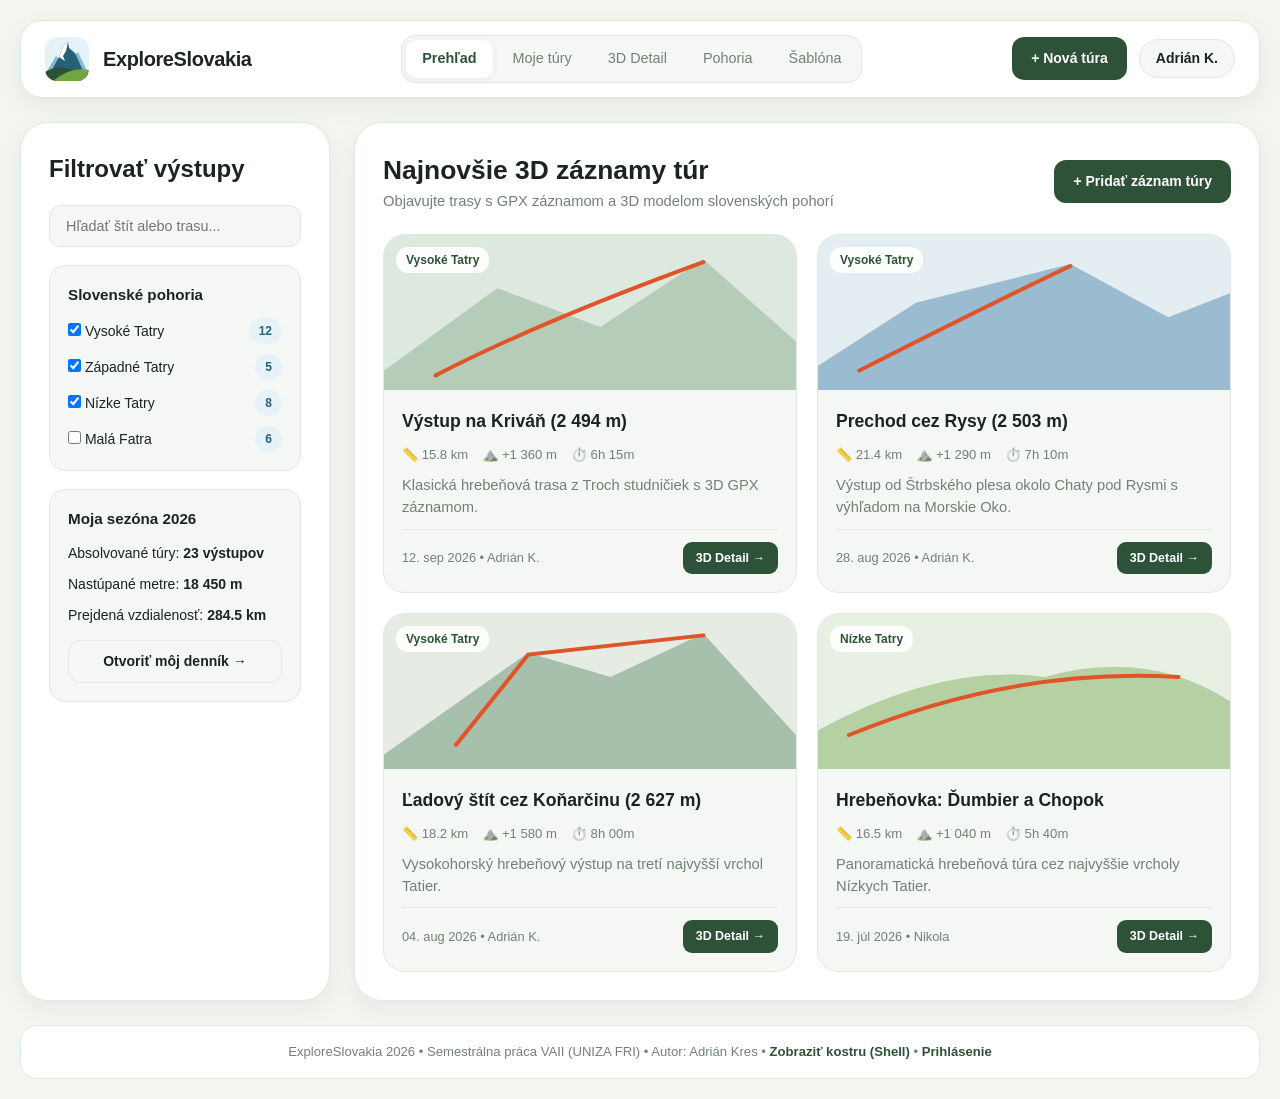
<file: html/index.html>
<!DOCTYPE html>
<html lang="sk">
<head>
    <meta charset="UTF-8">
    <meta name="viewport" content="width=device-width, initial-scale=1.0">
    <title>ExploreSlovakia – Prehľad túr a 3D denník</title>
    <link rel="stylesheet" href="style.css">
</head>
<body>
<div class="app-container">
    <header class="app-header">
        <a href="index.html" class="brand">
            <svg class="brand-logo" viewBox="0 0 44 44" xmlns="http://www.w3.org/2000/svg">
                <rect width="44" height="44" rx="12" fill="#E6F2F7"/>
                <path d="M 2 34 L 11 19 L 19 27 L 33 15 L 42 34 Z" fill="#87BAD1"/>
                <path d="M 5 36 L 14 20 L 19 8 L 23 5 L 24 11 L 30 16 L 39 36 Z" fill="#266178"/>
                <path d="M 14 20 L 19 8 L 23 5 L 21 14 L 18 19 L 20 24 L 14 20 Z" fill="#FFFFFF"/>
                <path d="M 0 35 Q 15 26 30 34 L 44 37 L 44 44 L 0 44 Z" fill="#2E5238"/>
                <path d="M 8 44 Q 26 29 44 33 L 44 44 Z" fill="#70A642"/>
            </svg>
            <span class="brand-title">ExploreSlovakia</span>
        </a>

        <nav class="main-nav" aria-label="Hlavná navigácia">
            <a href="index.html" class="nav-link active">Prehľad</a>
            <a href="my-hikes.html" class="nav-link">Moje túry</a>
            <a href="hike-detail.html" class="nav-link">3D Detail</a>
            <a href="mountains.html" class="nav-link">Pohoria</a>
            <a href="layout.html" class="nav-link">Šablóna</a>
        </nav>

        <div class="header-actions">
            <a href="hike-form.html" class="btn btn-primary">+ Nová túra</a>
            <a href="login.html" class="user-pill" title="Prejsť na prihlásenie / profil">Adrián K.</a>
        </div>
    </header>

    <div class="shell-grid">
        <!-- Bočný panel s AJAX filtrami a štatistikami -->
        <aside class="card sidebar-section" aria-label="Filtre a štatistiky">
            <h2>Filtrovať výstupy</h2>
            <input type="search" class="search-input" placeholder="Hľadať štít alebo trasu..." aria-label="Hľadať túru">

            <div class="filter-box">
                <h3>Slovenské pohoria</h3>
                <ul class="filter-list">
                    <li><label><span><input type="checkbox" checked> Vysoké Tatry</span> <span
                            class="badge badge-mountain">12</span></label></li>
                    <li><label><span><input type="checkbox" checked> Západné Tatry</span> <span
                            class="badge badge-mountain">5</span></label></li>
                    <li><label><span><input type="checkbox" checked> Nízke Tatry</span> <span
                            class="badge badge-mountain">8</span></label></li>
                    <li><label><span><input type="checkbox"> Malá Fatra</span> <span
                            class="badge badge-mountain">6</span></label></li>
                </ul>
            </div>

            <div class="filter-box">
                <h3>Moja sezóna 2026</h3>
                <ul class="filter-list">
                    <li>Absolvované túry: <strong>23 výstupov</strong></li>
                    <li>Nastúpané metre: <strong>18 450 m</strong></li>
                    <li>Prejdená vzdialenosť: <strong>284.5 km</strong></li>
                </ul>
                <a href="my-hikes.html" class="btn btn-secondary" style="width: 100%; margin-top: 14px;">Otvoriť môj
                    denník →</a>
            </div>
        </aside>

        <!-- Hlavný prehľad kariet túr -->
        <main class="card">
            <div class="page-title-bar">
                <div>
                    <h1>Najnovšie 3D záznamy túr</h1>
                    <p class="subtitle">Objavujte trasy s GPX záznamom a 3D modelom slovenských pohorí</p>
                </div>
                <a href="hike-form.html" class="btn btn-primary">+ Pridať záznam túry</a>
            </div>

            <div class="hikes-grid">
                <!-- Karta 1 -->
                <article class="hike-card">
                    <div class="hike-card-thumb">
                        <span class="hike-card-badge">Vysoké Tatry</span>
                        <svg viewBox="0 0 400 160" preserveAspectRatio="none">
                            <rect width="400" height="160" fill="#DDE8DF"/>
                            <path d="M 0 140 L 110 55 L 210 95 L 310 25 L 400 110 L 400 160 L 0 160 Z" fill="#B5CCB8"/>
                            <path d="M 50 145 Q 150 90 310 28" fill="none" stroke="#E05429" stroke-width="4"
                                  stroke-linecap="round"/>
                        </svg>
                    </div>
                    <div class="hike-card-body">
                        <h3>Výstup na Kriváň (2 494 m)</h3>
                        <div class="hike-card-stats">
                            <span>📏 15.8 km</span>
                            <span>⛰️ +1 360 m</span>
                            <span>⏱️ 6h 15m</span>
                        </div>
                        <p class="subtitle">Klasická hrebeňová trasa z Troch studničiek s 3D GPX záznamom.</p>
                        <div class="hike-card-footer">
                            <span>12. sep 2026 • Adrián K.</span>
                            <a href="hike-detail.html" class="btn btn-sm btn-primary">3D Detail →</a>
                        </div>
                    </div>
                </article>

                <!-- Karta 2 -->
                <article class="hike-card">
                    <div class="hike-card-thumb">
                        <span class="hike-card-badge">Vysoké Tatry</span>
                        <svg viewBox="0 0 400 160" preserveAspectRatio="none">
                            <rect width="400" height="160" fill="#E3EDF2"/>
                            <path d="M 0 135 L 95 70 L 245 30 L 340 85 L 400 60 L 400 160 L 0 160 Z" fill="#9BBCD0"/>
                            <path d="M 40 140 Q 160 75 245 32" fill="none" stroke="#E05429" stroke-width="4"
                                  stroke-linecap="round"/>
                        </svg>
                    </div>
                    <div class="hike-card-body">
                        <h3>Prechod cez Rysy (2 503 m)</h3>
                        <div class="hike-card-stats">
                            <span>📏 21.4 km</span>
                            <span>⛰️ +1 290 m</span>
                            <span>⏱️ 7h 10m</span>
                        </div>
                        <p class="subtitle">Výstup od Štrbského plesa okolo Chaty pod Rysmi s výhľadom na Morskie
                            Oko.</p>
                        <div class="hike-card-footer">
                            <span>28. aug 2026 • Adrián K.</span>
                            <a href="hike-detail.html" class="btn btn-sm btn-primary">3D Detail →</a>
                        </div>
                    </div>
                </article>

                <!-- Karta 3 -->
                <article class="hike-card">
                    <div class="hike-card-thumb">
                        <span class="hike-card-badge">Vysoké Tatry</span>
                        <svg viewBox="0 0 400 160" preserveAspectRatio="none">
                            <rect width="400" height="160" fill="#E6EBE4"/>
                            <path d="M 0 145 L 140 40 L 220 65 L 310 20 L 400 125 L 400 160 L 0 160 Z" fill="#A7C0AC"/>
                            <path d="M 70 135 L 140 42 L 310 22" fill="none" stroke="#E05429" stroke-width="4"
                                  stroke-linecap="round"/>
                        </svg>
                    </div>
                    <div class="hike-card-body">
                        <h3>Ľadový štít cez Koňarčinu (2 627 m)</h3>
                        <div class="hike-card-stats">
                            <span>📏 18.2 km</span>
                            <span>⛰️ +1 580 m</span>
                            <span>⏱️ 8h 00m</span>
                        </div>
                        <p class="subtitle">Vysokohorský hrebeňový výstup na tretí najvyšší vrchol Tatier.</p>
                        <div class="hike-card-footer">
                            <span>04. aug 2026 • Adrián K.</span>
                            <a href="hike-detail.html" class="btn btn-sm btn-primary">3D Detail →</a>
                        </div>
                    </div>
                </article>

                <!-- Karta 4 -->
                <article class="hike-card">
                    <div class="hike-card-thumb">
                        <span class="hike-card-badge">Nízke Tatry</span>
                        <svg viewBox="0 0 400 160" preserveAspectRatio="none">
                            <rect width="400" height="160" fill="#E8F0E4"/>
                            <path d="M 0 120 Q 120 50 220 65 Q 320 35 400 90 L 400 160 L 0 160 Z" fill="#B5D1A3"/>
                            <path d="M 30 125 Q 190 55 350 65" fill="none" stroke="#E05429" stroke-width="4"
                                  stroke-linecap="round"/>
                        </svg>
                    </div>
                    <div class="hike-card-body">
                        <h3>Hrebeňovka: Ďumbier a Chopok</h3>
                        <div class="hike-card-stats">
                            <span>📏 16.5 km</span>
                            <span>⛰️ +1 040 m</span>
                            <span>⏱️ 5h 40m</span>
                        </div>
                        <p class="subtitle">Panoramatická hrebeňová túra cez najvyššie vrcholy Nízkych Tatier.</p>
                        <div class="hike-card-footer">
                            <span>19. júl 2026 • Nikola</span>
                            <a href="hike-detail.html" class="btn btn-sm btn-primary">3D Detail →</a>
                        </div>
                    </div>
                </article>
            </div>
        </main>
    </div>

    <footer class="app-footer">
        ExploreSlovakia 2026 • Semestrálna práca VAII (UNIZA FRI) • Autor: Adrián Kres • <a href="layout.html">Zobraziť
        kostru (Shell)</a> • <a href="login.html">Prihlásenie</a>
    </footer>
</div>
</body>
</html>
</file>
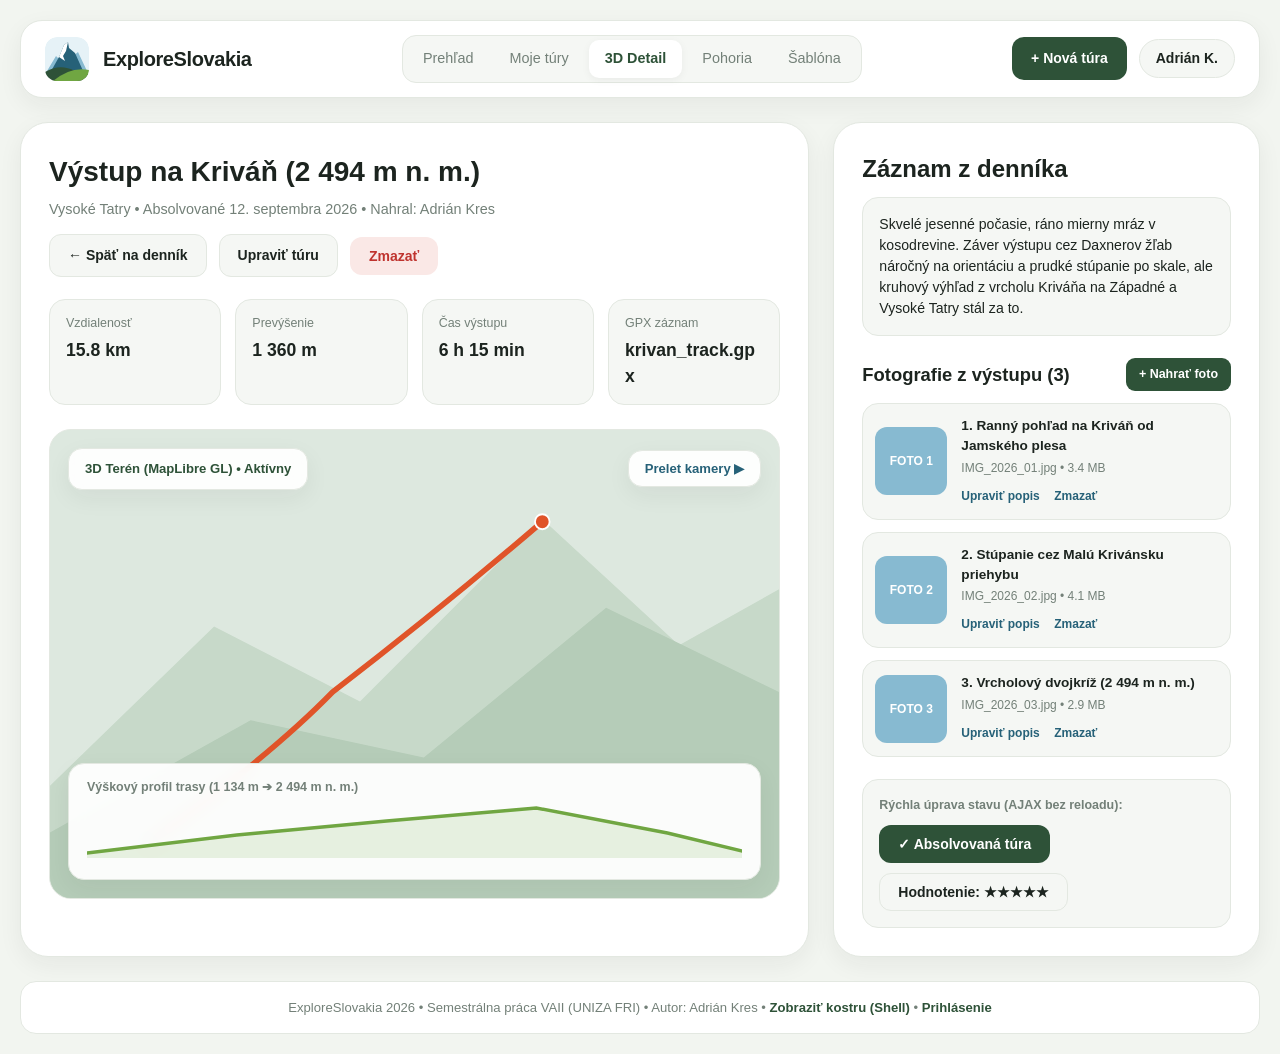
<file: html/hike-detail.html>
<!DOCTYPE html>
<html lang="sk">
<head>
    <meta charset="UTF-8">
    <meta name="viewport" content="width=device-width, initial-scale=1.0">
    <title>ExploreSlovakia – Detail túry a 3D mapa</title>
    <link rel="stylesheet" href="style.css">
</head>
<body>
<div class="app-container">
    <header class="app-header">
        <a href="index.html" class="brand">
            <svg class="brand-logo" viewBox="0 0 44 44" xmlns="http://www.w3.org/2000/svg">
                <rect width="44" height="44" rx="12" fill="#E6F2F7"/>
                <path d="M 2 34 L 11 19 L 19 27 L 33 15 L 42 34 Z" fill="#87BAD1"/>
                <path d="M 5 36 L 14 20 L 19 8 L 23 5 L 24 11 L 30 16 L 39 36 Z" fill="#266178"/>
                <path d="M 14 20 L 19 8 L 23 5 L 21 14 L 18 19 L 20 24 L 14 20 Z" fill="#FFFFFF"/>
                <path d="M 0 35 Q 15 26 30 34 L 44 37 L 44 44 L 0 44 Z" fill="#2E5238"/>
                <path d="M 8 44 Q 26 29 44 33 L 44 44 Z" fill="#70A642"/>
            </svg>
            <span class="brand-title">ExploreSlovakia</span>
        </a>

        <nav class="main-nav" aria-label="Hlavná navigácia">
            <a href="index.html" class="nav-link">Prehľad</a>
            <a href="my-hikes.html" class="nav-link">Moje túry</a>
            <a href="hike-detail.html" class="nav-link active">3D Detail</a>
            <a href="mountains.html" class="nav-link">Pohoria</a>
            <a href="layout.html" class="nav-link">Šablóna</a>
        </nav>

        <div class="header-actions">
            <a href="hike-form.html" class="btn btn-primary">+ Nová túra</a>
            <a href="login.html" class="user-pill" title="Prejsť na prihlásenie / profil">Adrián K.</a>
        </div>
    </header>

    <main class="detail-grid">
        <!-- ĽAVÁ KARTA: METRIKY A 3D INTERAKTÍVNA MAPA -->
        <section class="card" aria-labelledby="hike-title">
            <div class="page-title-bar">
                <div class="hike-header">
                    <h1 id="hike-title">Výstup na Kriváň (2 494 m n. m.)</h1>
                    <p class="hike-meta" style="margin-bottom: 0;">Vysoké Tatry • Absolvované 12. septembra 2026 •
                        Nahral: Adrián Kres</p>
                </div>
                <div class="header-actions">
                    <a href="my-hikes.html" class="btn btn-secondary">← Späť na denník</a>
                    <a href="hike-form.html" class="btn btn-secondary">Upraviť túru</a>
                    <button type="button" class="btn btn-danger">Zmazať</button>
                </div>
            </div>

            <div class="metrics-grid">
                <div class="metric-box">
                    <span class="metric-label">Vzdialenosť</span>
                    <strong class="metric-value">15.8 km</strong>
                </div>
                <div class="metric-box">
                    <span class="metric-label">Prevýšenie</span>
                    <strong class="metric-value">1 360 m</strong>
                </div>
                <div class="metric-box">
                    <span class="metric-label">Čas výstupu</span>
                    <strong class="metric-value">6 h 15 min</strong>
                </div>
                <div class="metric-box">
                    <span class="metric-label">GPX záznam</span>
                    <strong class="metric-value">krivan_track.gpx</strong>
                </div>
            </div>

            <!-- 3D MapLibre Viewport -->
            <div class="map-viewport" role="region" aria-label="3D vizualizácia terénu">
                <svg class="map-svg-bg" viewBox="0 0 800 500" preserveAspectRatio="none"
                     xmlns="http://www.w3.org/2000/svg">
                    <rect width="800" height="500" fill="#DDE8DF"/>
                    <path d="M 0 380 L 180 210 L 340 290 L 540 95 L 690 230 L 800 170 L 800 500 L 0 500 Z"
                          fill="#C7D9C9"/>
                    <path d="M 0 430 L 220 310 L 410 350 L 610 190 L 800 280 L 800 500 L 0 500 Z" fill="#B5CCB8"/>
                    <path d="M 110 440 Q 240 350 310 280 Q 430 190 540 98" fill="none" stroke="#E05429" stroke-width="6"
                          stroke-linecap="round"/>
                    <circle cx="110" cy="440" r="7" fill="#2E5238" stroke="#FFFFFF" stroke-width="2"/>
                    <circle cx="540" cy="98" r="8" fill="#E05429" stroke="#FFFFFF" stroke-width="2"/>
                </svg>

                <div class="map-top-controls">
                    <span class="floating-badge">3D Terén (MapLibre GL) • Aktívny</span>
                    <button type="button" class="floating-btn">Prelet kamery ▶</button>
                </div>

                <div class="elevation-card">
                    <div class="elevation-title">Výškový profil trasy (1 134 m ➔ 2 494 m n. m.)</div>
                    <svg width="100%" height="55" viewBox="0 0 700 55" preserveAspectRatio="none">
                        <path d="M 0 50 L 160 32 L 320 18 L 480 5 L 620 30 L 700 48" fill="none" stroke="#70A642"
                              stroke-width="3.5" stroke-linecap="round"/>
                        <path d="M 0 50 L 160 32 L 320 18 L 480 5 L 620 30 L 700 48 L 700 55 L 0 55 Z"
                              fill="rgba(112, 166, 66, 0.15)"/>
                    </svg>
                </div>
            </div>
        </section>

        <!-- PRAVÁ KARTA: DENNÍK, FOTOGALÉRIA A SPRÁVA STAVU -->
        <aside class="card side-panel" aria-label="Záznam z denníka a fotogaléria">
            <div>
                <h2>Záznam z denníka</h2>
                <p class="diary-note">
                    Skvelé jesenné počasie, ráno mierny mráz v kosodrevine. Záver výstupu cez Daxnerov žľab náročný na
                    orientáciu a prudké stúpanie po skale, ale kruhový výhľad z vrcholu Kriváňa na Západné a Vysoké
                    Tatry stál za to.
                </p>
            </div>

            <div>
                <div class="section-header">
                    <h2>Fotografie z výstupu (3)</h2>
                    <a href="hike-form.html" class="btn btn-sm btn-primary">+ Nahrať foto</a>
                </div>

                <div class="photo-list">
                    <article class="photo-item">
                        <div class="photo-thumb">FOTO 1</div>
                        <div class="photo-info">
                            <h4>1. Ranný pohľad na Kriváň od Jamského plesa</h4>
                            <p class="photo-meta">IMG_2026_01.jpg • 3.4 MB</p>
                            <div class="photo-actions">
                                <a href="hike-form.html">Upraviť popis</a>
                                <a href="#zmazat">Zmazať</a>
                            </div>
                        </div>
                    </article>

                    <article class="photo-item">
                        <div class="photo-thumb">FOTO 2</div>
                        <div class="photo-info">
                            <h4>2. Stúpanie cez Malú Krivánsku priehybu</h4>
                            <p class="photo-meta">IMG_2026_02.jpg • 4.1 MB</p>
                            <div class="photo-actions">
                                <a href="hike-form.html">Upraviť popis</a>
                                <a href="#zmazat">Zmazať</a>
                            </div>
                        </div>
                    </article>

                    <article class="photo-item">
                        <div class="photo-thumb">FOTO 3</div>
                        <div class="photo-info">
                            <h4>3. Vrcholový dvojkríž (2 494 m n. m.)</h4>
                            <p class="photo-meta">IMG_2026_03.jpg • 2.9 MB</p>
                            <div class="photo-actions">
                                <a href="hike-form.html">Upraviť popis</a>
                                <a href="#zmazat">Zmazať</a>
                            </div>
                        </div>
                    </article>
                </div>
            </div>

            <div class="ajax-box">
                <span class="ajax-label">Rýchla úprava stavu (AJAX bez reloadu):</span>
                <div class="ajax-controls">
                    <button type="button" class="btn btn-primary">✓ Absolvovaná túra</button>
                    <button type="button" class="btn btn-secondary">Hodnotenie: ★★★★★</button>
                </div>
            </div>
        </aside>
    </main>

    <footer class="app-footer">
        ExploreSlovakia 2026 • Semestrálna práca VAII (UNIZA FRI) • Autor: Adrián Kres • <a href="layout.html">Zobraziť
        kostru (Shell)</a> • <a href="login.html">Prihlásenie</a>
    </footer>
</div>
</body>
</html>
</file>
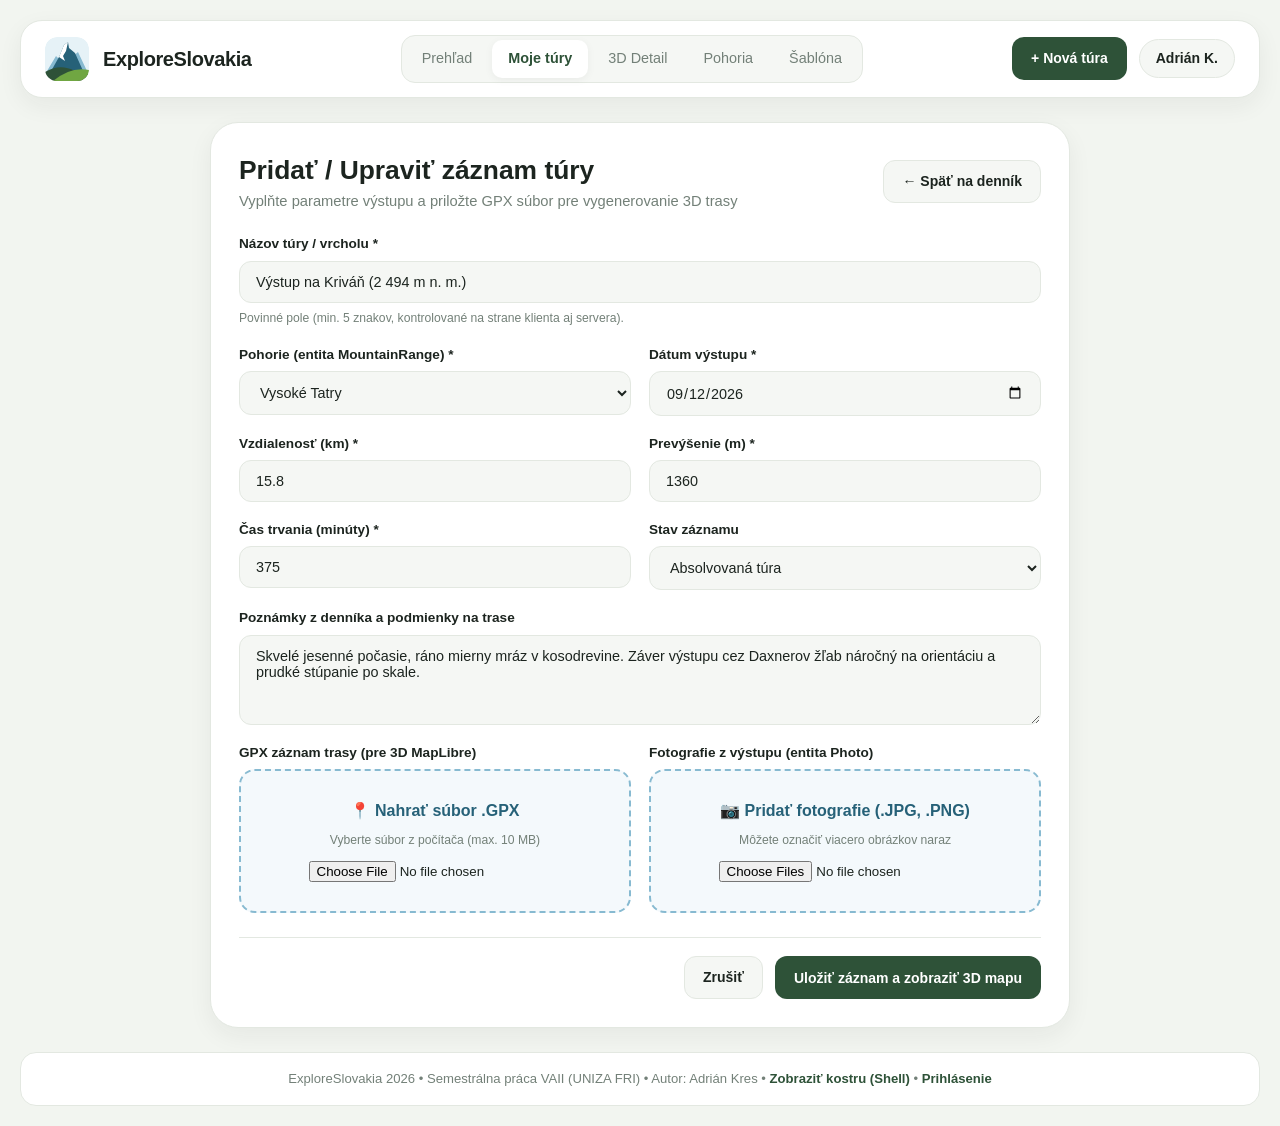
<file: html/hike-form.html>
<!DOCTYPE html>
<html lang="sk">
<head>
    <meta charset="UTF-8">
    <meta name="viewport" content="width=device-width, initial-scale=1.0">
    <title>ExploreSlovakia – Pridať / Upraviť túru</title>
    <link rel="stylesheet" href="style.css">
</head>
<body>
<div class="app-container">
    <header class="app-header">
        <a href="index.html" class="brand">
            <svg class="brand-logo" viewBox="0 0 44 44" xmlns="http://www.w3.org/2000/svg">
                <rect width="44" height="44" rx="12" fill="#E6F2F7"/>
                <path d="M 2 34 L 11 19 L 19 27 L 33 15 L 42 34 Z" fill="#87BAD1"/>
                <path d="M 5 36 L 14 20 L 19 8 L 23 5 L 24 11 L 30 16 L 39 36 Z" fill="#266178"/>
                <path d="M 14 20 L 19 8 L 23 5 L 21 14 L 18 19 L 20 24 L 14 20 Z" fill="#FFFFFF"/>
                <path d="M 0 35 Q 15 26 30 34 L 44 37 L 44 44 L 0 44 Z" fill="#2E5238"/>
                <path d="M 8 44 Q 26 29 44 33 L 44 44 Z" fill="#70A642"/>
            </svg>
            <span class="brand-title">ExploreSlovakia</span>
        </a>

        <nav class="main-nav" aria-label="Hlavná navigácia">
            <a href="index.html" class="nav-link">Prehľad</a>
            <a href="my-hikes.html" class="nav-link active">Moje túry</a>
            <a href="hike-detail.html" class="nav-link">3D Detail</a>
            <a href="mountains.html" class="nav-link">Pohoria</a>
            <a href="layout.html" class="nav-link">Šablóna</a>
        </nav>

        <div class="header-actions">
            <a href="hike-form.html" class="btn btn-primary">+ Nová túra</a>
            <a href="login.html" class="user-pill" title="Prejsť na prihlásenie / profil">Adrián K.</a>
        </div>
    </header>

    <main class="card form-container">
        <div class="page-title-bar">
            <div>
                <h1>Pridať / Upraviť záznam túry</h1>
                <p class="subtitle">Vyplňte parametre výstupu a priložte GPX súbor pre vygenerovanie 3D trasy</p>
            </div>
            <a href="my-hikes.html" class="btn btn-secondary">← Späť na denník</a>
        </div>

        <form action="hike-detail.html" method="get">
            <div class="form-grid">
                <div class="form-group full-width">
                    <label class="form-label" for="title">Názov túry / vrcholu *</label>
                    <input type="text" id="title" class="form-control" value="Výstup na Kriváň (2 494 m n. m.)"
                           required>
                    <span class="form-hint">Povinné pole (min. 5 znakov, kontrolované na strane klienta aj servera).</span>
                </div>

                <div class="form-group">
                    <label class="form-label" for="mountain_range">Pohorie (entita MountainRange) *</label>
                    <select id="mountain_range" class="form-control" required>
                        <option value="1" selected>Vysoké Tatry</option>
                        <option value="2">Západné Tatry</option>
                        <option value="3">Nízke Tatry</option>
                        <option value="4">Malá Fatra</option>
                        <option value="5">Slovenský raj</option>
                    </select>
                </div>

                <div class="form-group">
                    <label class="form-label" for="hike_date">Dátum výstupu *</label>
                    <input type="date" id="hike_date" class="form-control" value="2026-09-12" required>
                </div>

                <div class="form-group">
                    <label class="form-label" for="distance">Vzdialenosť (km) *</label>
                    <input type="number" id="distance" step="0.1" min="0.5" max="200" class="form-control" value="15.8"
                           required>
                </div>

                <div class="form-group">
                    <label class="form-label" for="elevation">Prevýšenie (m) *</label>
                    <input type="number" id="elevation" min="0" max="8000" class="form-control" value="1360" required>
                </div>

                <div class="form-group">
                    <label class="form-label" for="duration">Čas trvania (minúty) *</label>
                    <input type="number" id="duration" min="10" class="form-control" value="375" required>
                </div>

                <div class="form-group">
                    <label class="form-label" for="status">Stav záznamu</label>
                    <select id="status" class="form-control">
                        <option value="completed" selected>Absolvovaná túra</option>
                        <option value="planned">Plánovaná túra</option>
                    </select>
                </div>

                <div class="form-group full-width">
                    <label class="form-label" for="description">Poznámky z denníka a podmienky na trase</label>
                    <textarea id="description" rows="4" class="form-control">Skvelé jesenné počasie, ráno mierny mráz v kosodrevine. Záver výstupu cez Daxnerov žľab náročný na orientáciu a prudké stúpanie po skale.</textarea>
                </div>

                <!-- Upload GPX -->
                <div class="form-group">
                    <label class="form-label" for="gpx_file">GPX záznam trasy (pre 3D MapLibre)</label>
                    <label class="file-dropzone" for="gpx_file">
                        <strong>📍 Nahrať súbor .GPX</strong>
                        <span class="form-hint">Vyberte súbor z počítača (max. 10 MB)</span>
                        <input type="file" id="gpx_file" accept=".gpx" style="margin-top: 10px; max-width: 100%;">
                    </label>
                </div>

                <!-- Upload Fotiek -->
                <div class="form-group">
                    <label class="form-label" for="photo_files">Fotografie z výstupu (entita Photo)</label>
                    <label class="file-dropzone" for="photo_files">
                        <strong>📷 Pridať fotografie (.JPG, .PNG)</strong>
                        <span class="form-hint">Môžete označiť viacero obrázkov naraz</span>
                        <input type="file" id="photo_files" accept="image/*" multiple
                               style="margin-top: 10px; max-width: 100%;">
                    </label>
                </div>
            </div>

            <div class="form-actions">
                <a href="my-hikes.html" class="btn btn-secondary">Zrušiť</a>
                <button type="submit" class="btn btn-primary">Uložiť záznam a zobraziť 3D mapu</button>
            </div>
        </form>
    </main>

    <footer class="app-footer">
        ExploreSlovakia 2026 • Semestrálna práca VAII (UNIZA FRI) • Autor: Adrián Kres • <a href="layout.html">Zobraziť
        kostru (Shell)</a> • <a href="login.html">Prihlásenie</a>
    </footer>
</div>
</body>
</html>
</file>
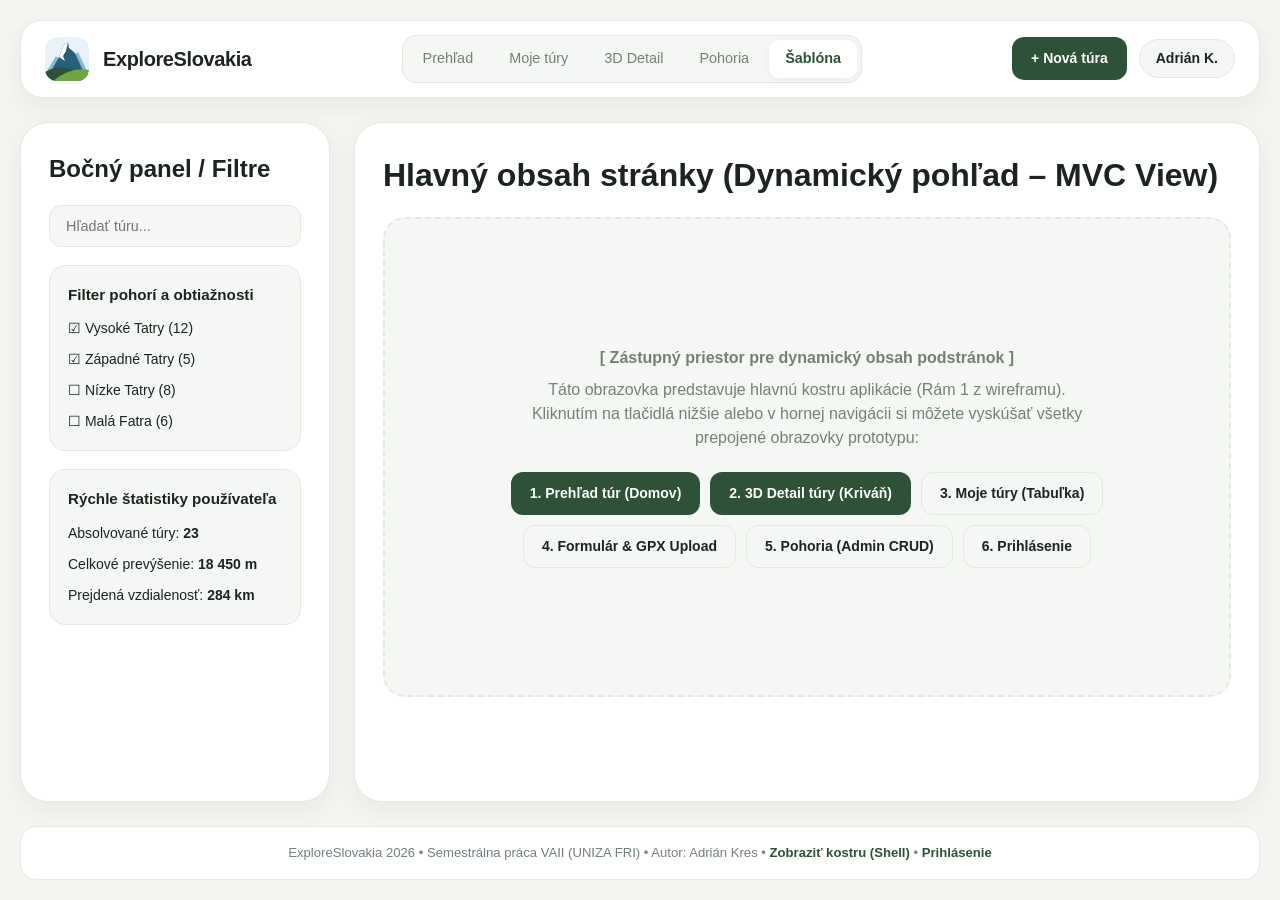
<file: html/layout.html>
<!DOCTYPE html>
<html lang="sk">
<head>
    <meta charset="UTF-8">
    <meta name="viewport" content="width=device-width, initial-scale=1.0">
    <title>ExploreSlovakia – Základné rozloženie aplikácie (Shell)</title>
    <link rel="stylesheet" href="style.css">
</head>
<body>
<div class="app-container">
    <header class="app-header">
        <a href="index.html" class="brand">
            <svg class="brand-logo" viewBox="0 0 44 44" xmlns="http://www.w3.org/2000/svg">
                <rect width="44" height="44" rx="12" fill="#E6F2F7"/>
                <path d="M 2 34 L 11 19 L 19 27 L 33 15 L 42 34 Z" fill="#87BAD1"/>
                <path d="M 5 36 L 14 20 L 19 8 L 23 5 L 24 11 L 30 16 L 39 36 Z" fill="#266178"/>
                <path d="M 14 20 L 19 8 L 23 5 L 21 14 L 18 19 L 20 24 L 14 20 Z" fill="#FFFFFF"/>
                <path d="M 0 35 Q 15 26 30 34 L 44 37 L 44 44 L 0 44 Z" fill="#2E5238"/>
                <path d="M 8 44 Q 26 29 44 33 L 44 44 Z" fill="#70A642"/>
            </svg>
            <span class="brand-title">ExploreSlovakia</span>
        </a>

        <nav class="main-nav" aria-label="Hlavná navigácia">
            <a href="index.html" class="nav-link">Prehľad</a>
            <a href="my-hikes.html" class="nav-link">Moje túry</a>
            <a href="hike-detail.html" class="nav-link">3D Detail</a>
            <a href="mountains.html" class="nav-link">Pohoria</a>
            <a href="layout.html" class="nav-link active">Šablóna</a>
        </nav>

        <div class="header-actions">
            <a href="hike-form.html" class="btn btn-primary">+ Nová túra</a>
            <a href="login.html" class="user-pill" title="Prejsť na prihlásenie / profil">Adrián K.</a>
        </div>
    </header>

    <div class="shell-grid">
        <aside class="card sidebar-section" aria-label="Filtre a štatistiky">
            <h2>Bočný panel / Filtre</h2>
            <input type="search" class="search-input" placeholder="Hľadať túru..." aria-label="Hľadať túru">

            <div class="filter-box">
                <h3>Filter pohorí a obtiažnosti</h3>
                <ul class="filter-list">
                    <li>☑ Vysoké Tatry (12)</li>
                    <li>☑ Západné Tatry (5)</li>
                    <li>☐ Nízke Tatry (8)</li>
                    <li>☐ Malá Fatra (6)</li>
                </ul>
            </div>

            <div class="filter-box">
                <h3>Rýchle štatistiky používateľa</h3>
                <ul class="filter-list">
                    <li>Absolvované túry: <strong>23</strong></li>
                    <li>Celkové prevýšenie: <strong>18 450 m</strong></li>
                    <li>Prejdená vzdialenosť: <strong>284 km</strong></li>
                </ul>
            </div>
        </aside>

        <main class="card">
            <h1>Hlavný obsah stránky (Dynamický pohľad – MVC View)</h1>
            <div class="placeholder-canvas">
                <p><strong>[ Zástupný priestor pre dynamický obsah podstránok ]</strong></p>
                <p style="margin-top: 8px; max-width: 560px;">
                    Táto obrazovka predstavuje hlavnú kostru aplikácie (Rám 1 z wireframu). Kliknutím na tlačidlá nižšie
                    alebo v hornej navigácii si môžete vyskúšať všetky prepojené obrazovky prototypu:
                </p>
                <div style="display: flex; gap: 10px; flex-wrap: wrap; justify-content: center; margin-top: 22px;">
                    <a href="index.html" class="btn btn-primary">1. Prehľad túr (Domov)</a>
                    <a href="hike-detail.html" class="btn btn-primary">2. 3D Detail túry (Kriváň)</a>
                    <a href="my-hikes.html" class="btn btn-secondary">3. Moje túry (Tabuľka)</a>
                    <a href="hike-form.html" class="btn btn-secondary">4. Formulár & GPX Upload</a>
                    <a href="mountains.html" class="btn btn-secondary">5. Pohoria (Admin CRUD)</a>
                    <a href="login.html" class="btn btn-secondary">6. Prihlásenie</a>
                </div>
            </div>
        </main>
    </div>

    <footer class="app-footer">
        ExploreSlovakia 2026 • Semestrálna práca VAII (UNIZA FRI) • Autor: Adrián Kres • <a href="layout.html">Zobraziť
        kostru (Shell)</a> • <a href="login.html">Prihlásenie</a>
    </footer>
</div>
</body>
</html>
</file>
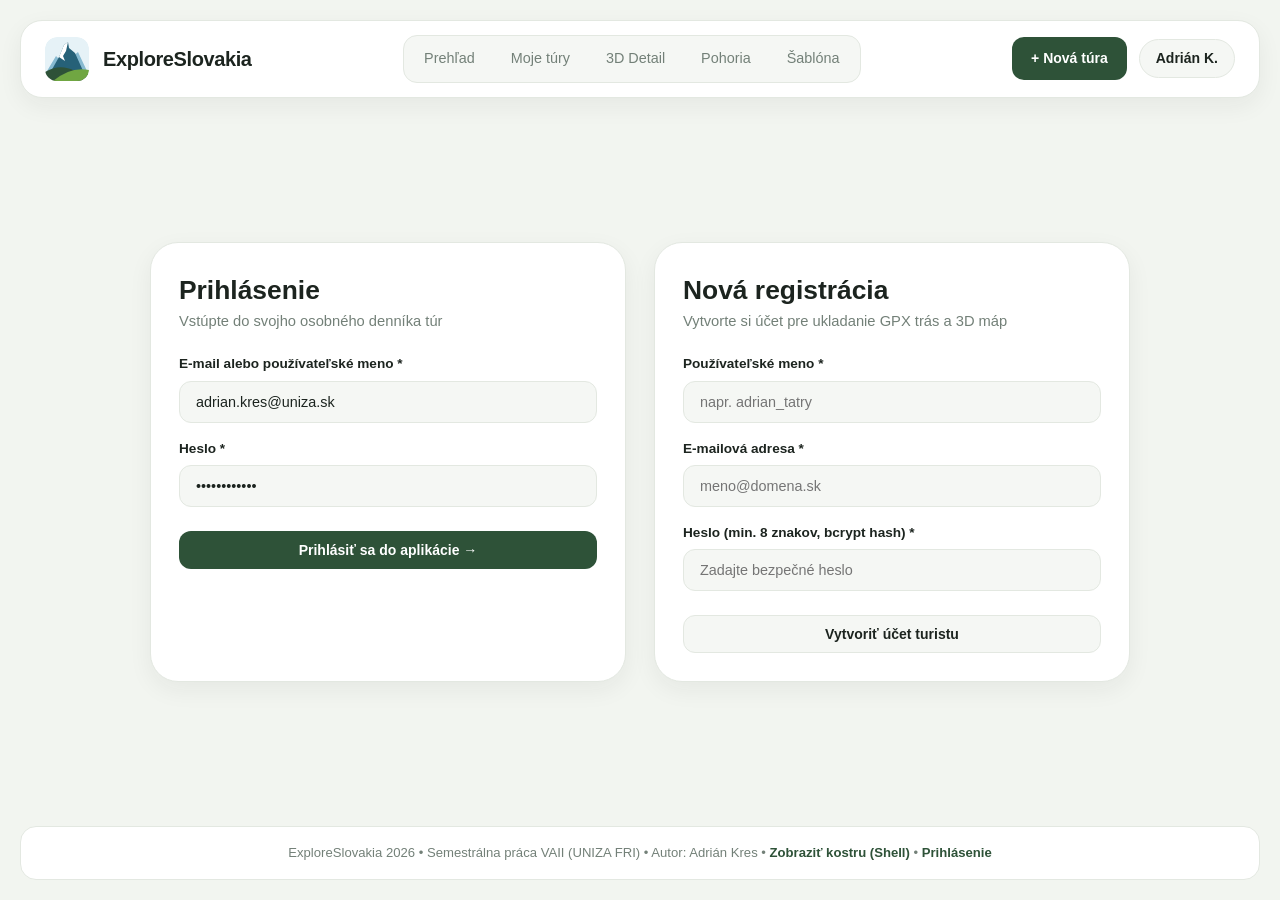
<file: html/login.html>
<!DOCTYPE html>
<html lang="sk">
<head>
    <meta charset="UTF-8">
    <meta name="viewport" content="width=device-width, initial-scale=1.0">
    <title>ExploreSlovakia – Prihlásenie a registrácia</title>
    <link rel="stylesheet" href="style.css">
</head>
<body>
<div class="app-container">
    <header class="app-header">
        <a href="index.html" class="brand">
            <svg class="brand-logo" viewBox="0 0 44 44" xmlns="http://www.w3.org/2000/svg">
                <rect width="44" height="44" rx="12" fill="#E6F2F7"/>
                <path d="M 2 34 L 11 19 L 19 27 L 33 15 L 42 34 Z" fill="#87BAD1"/>
                <path d="M 5 36 L 14 20 L 19 8 L 23 5 L 24 11 L 30 16 L 39 36 Z" fill="#266178"/>
                <path d="M 14 20 L 19 8 L 23 5 L 21 14 L 18 19 L 20 24 L 14 20 Z" fill="#FFFFFF"/>
                <path d="M 0 35 Q 15 26 30 34 L 44 37 L 44 44 L 0 44 Z" fill="#2E5238"/>
                <path d="M 8 44 Q 26 29 44 33 L 44 44 Z" fill="#70A642"/>
            </svg>
            <span class="brand-title">ExploreSlovakia</span>
        </a>

        <nav class="main-nav" aria-label="Hlavná navigácia">
            <a href="index.html" class="nav-link">Prehľad</a>
            <a href="my-hikes.html" class="nav-link">Moje túry</a>
            <a href="hike-detail.html" class="nav-link">3D Detail</a>
            <a href="mountains.html" class="nav-link">Pohoria</a>
            <a href="layout.html" class="nav-link">Šablóna</a>
        </nav>

        <div class="header-actions">
            <a href="hike-form.html" class="btn btn-primary">+ Nová túra</a>
            <a href="login.html" class="user-pill" title="Prejsť na prihlásenie / profil">Adrián K.</a>
        </div>
    </header>

    <main class="auth-grid">
        <!-- Prihlásenie -->
        <section class="card">
            <div class="page-title-bar">
                <div>
                    <h1>Prihlásenie</h1>
                    <p class="subtitle">Vstúpte do svojho osobného denníka túr</p>
                </div>
            </div>

            <form action="my-hikes.html" method="get" style="display: flex; flex-direction: column; gap: 16px;">
                <div class="form-group">
                    <label class="form-label" for="login_email">E-mail alebo používateľské meno *</label>
                    <input type="email" id="login_email" class="form-control" value="adrian.kres@uniza.sk" required>
                </div>

                <div class="form-group">
                    <label class="form-label" for="login_pass">Heslo *</label>
                    <input type="password" id="login_pass" class="form-control" value="••••••••••••" required>
                </div>

                <button type="submit" class="btn btn-primary" style="margin-top: 8px;">Prihlásiť sa do aplikácie →
                </button>
            </form>
        </section>

        <!-- Registrácia -->
        <section class="card">
            <div class="page-title-bar">
                <div>
                    <h1>Nová registrácia</h1>
                    <p class="subtitle">Vytvorte si účet pre ukladanie GPX trás a 3D máp</p>
                </div>
            </div>

            <form action="index.html" method="get" style="display: flex; flex-direction: column; gap: 16px;">
                <div class="form-group">
                    <label class="form-label" for="reg_name">Používateľské meno *</label>
                    <input type="text" id="reg_name" class="form-control" placeholder="napr. adrian_tatry" required>
                </div>

                <div class="form-group">
                    <label class="form-label" for="reg_email">E-mailová adresa *</label>
                    <input type="email" id="reg_email" class="form-control" placeholder="meno@domena.sk" required>
                </div>

                <div class="form-group">
                    <label class="form-label" for="reg_pass">Heslo (min. 8 znakov, bcrypt hash) *</label>
                    <input type="password" id="reg_pass" class="form-control" placeholder="Zadajte bezpečné heslo"
                           required>
                </div>

                <button type="submit" class="btn btn-secondary" style="margin-top: 8px;">Vytvoriť účet turistu</button>
            </form>
        </section>
    </main>

    <footer class="app-footer">
        ExploreSlovakia 2026 • Semestrálna práca VAII (UNIZA FRI) • Autor: Adrián Kres • <a href="layout.html">Zobraziť
        kostru (Shell)</a> • <a href="login.html">Prihlásenie</a>
    </footer>
</div>
</body>
</html>
</file>
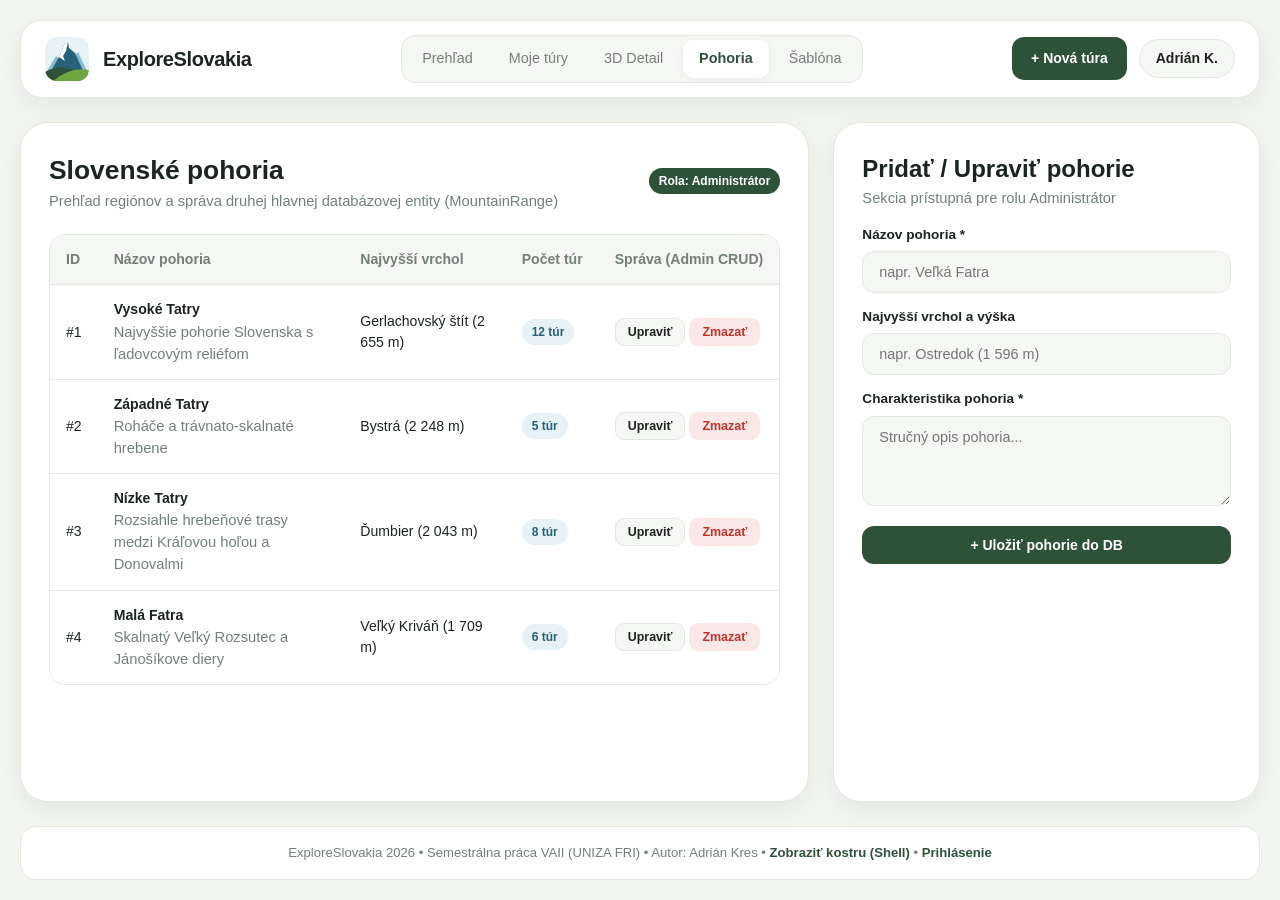
<file: html/mountains.html>
<!DOCTYPE html>
<html lang="sk">
<head>
    <meta charset="UTF-8">
    <meta name="viewport" content="width=device-width, initial-scale=1.0">
    <title>ExploreSlovakia – Slovenské pohoria a správa</title>
    <link rel="stylesheet" href="style.css">
</head>
<body>
<div class="app-container">
    <header class="app-header">
        <a href="index.html" class="brand">
            <svg class="brand-logo" viewBox="0 0 44 44" xmlns="http://www.w3.org/2000/svg">
                <rect width="44" height="44" rx="12" fill="#E6F2F7"/>
                <path d="M 2 34 L 11 19 L 19 27 L 33 15 L 42 34 Z" fill="#87BAD1"/>
                <path d="M 5 36 L 14 20 L 19 8 L 23 5 L 24 11 L 30 16 L 39 36 Z" fill="#266178"/>
                <path d="M 14 20 L 19 8 L 23 5 L 21 14 L 18 19 L 20 24 L 14 20 Z" fill="#FFFFFF"/>
                <path d="M 0 35 Q 15 26 30 34 L 44 37 L 44 44 L 0 44 Z" fill="#2E5238"/>
                <path d="M 8 44 Q 26 29 44 33 L 44 44 Z" fill="#70A642"/>
            </svg>
            <span class="brand-title">ExploreSlovakia</span>
        </a>

        <nav class="main-nav" aria-label="Hlavná navigácia">
            <a href="index.html" class="nav-link">Prehľad</a>
            <a href="my-hikes.html" class="nav-link">Moje túry</a>
            <a href="hike-detail.html" class="nav-link">3D Detail</a>
            <a href="mountains.html" class="nav-link active">Pohoria</a>
            <a href="layout.html" class="nav-link">Šablóna</a>
        </nav>

        <div class="header-actions">
            <a href="hike-form.html" class="btn btn-primary">+ Nová túra</a>
            <a href="login.html" class="user-pill" title="Prejsť na prihlásenie / profil">Adrián K.</a>
        </div>
    </header>

    <div class="detail-grid">
        <!-- Zoznam pohorí (CRUD Read/Update/Delete) -->
        <section class="card">
            <div class="page-title-bar">
                <div>
                    <h1>Slovenské pohoria</h1>
                    <p class="subtitle">Prehľad regiónov a správa druhej hlavnej databázovej entity (MountainRange)</p>
                </div>
                <span class="badge badge-admin">Rola: Administrátor</span>
            </div>

            <div class="table-responsive">
                <table class="data-table">
                    <thead>
                    <tr>
                        <th>ID</th>
                        <th>Názov pohoria</th>
                        <th>Najvyšší vrchol</th>
                        <th>Počet túr</th>
                        <th>Správa (Admin CRUD)</th>
                    </tr>
                    </thead>
                    <tbody>
                    <tr>
                        <td>#1</td>
                        <td><strong>Vysoké Tatry</strong><br><span class="subtitle">Najvyššie pohorie Slovenska s ľadovcovým reliéfom</span>
                        </td>
                        <td>Gerlachovský štít (2 655 m)</td>
                        <td><span class="badge badge-mountain">12 túr</span></td>
                        <td>
                            <button type="button" class="btn btn-sm btn-secondary">Upraviť</button>
                            <button type="button" class="btn btn-sm btn-danger">Zmazať</button>
                        </td>
                    </tr>
                    <tr>
                        <td>#2</td>
                        <td><strong>Západné Tatry</strong><br><span
                                class="subtitle">Roháče a trávnato-skalnaté hrebene</span></td>
                        <td>Bystrá (2 248 m)</td>
                        <td><span class="badge badge-mountain">5 túr</span></td>
                        <td>
                            <button type="button" class="btn btn-sm btn-secondary">Upraviť</button>
                            <button type="button" class="btn btn-sm btn-danger">Zmazať</button>
                        </td>
                    </tr>
                    <tr>
                        <td>#3</td>
                        <td><strong>Nízke Tatry</strong><br><span class="subtitle">Rozsiahle hrebeňové trasy medzi Kráľovou hoľou a Donovalmi</span>
                        </td>
                        <td>Ďumbier (2 043 m)</td>
                        <td><span class="badge badge-mountain">8 túr</span></td>
                        <td>
                            <button type="button" class="btn btn-sm btn-secondary">Upraviť</button>
                            <button type="button" class="btn btn-sm btn-danger">Zmazať</button>
                        </td>
                    </tr>
                    <tr>
                        <td>#4</td>
                        <td><strong>Malá Fatra</strong><br><span class="subtitle">Skalnatý Veľký Rozsutec a Jánošíkove diery</span>
                        </td>
                        <td>Veľký Kriváň (1 709 m)</td>
                        <td><span class="badge badge-mountain">6 túr</span></td>
                        <td>
                            <button type="button" class="btn btn-sm btn-secondary">Upraviť</button>
                            <button type="button" class="btn btn-sm btn-danger">Zmazať</button>
                        </td>
                    </tr>
                    </tbody>
                </table>
            </div>
        </section>

        <!-- Formulár pre pridanie/úpravu pohoria (Admin Create/Update) -->
        <aside class="card side-panel">
            <div>
                <h2>Pridať / Upraviť pohorie</h2>
                <p class="subtitle" style="margin-bottom: 16px;">Sekcia prístupná pre rolu Administrátor</p>

                <form action="mountains.html" method="get" style="display: flex; flex-direction: column; gap: 14px;">
                    <div class="form-group">
                        <label class="form-label" for="m_name">Názov pohoria *</label>
                        <input type="text" id="m_name" class="form-control" placeholder="napr. Veľká Fatra" required>
                    </div>

                    <div class="form-group">
                        <label class="form-label" for="m_peak">Najvyšší vrchol a výška</label>
                        <input type="text" id="m_peak" class="form-control" placeholder="napr. Ostredok (1 596 m)">
                    </div>

                    <div class="form-group">
                        <label class="form-label" for="m_desc">Charakteristika pohoria *</label>
                        <textarea id="m_desc" rows="4" class="form-control" placeholder="Stručný opis pohoria..."
                                  required></textarea>
                    </div>

                    <button type="submit" class="btn btn-primary" style="margin-top: 6px;">+ Uložiť pohorie do DB
                    </button>
                </form>
            </div>
        </aside>
    </div>

    <footer class="app-footer">
        ExploreSlovakia 2026 • Semestrálna práca VAII (UNIZA FRI) • Autor: Adrián Kres • <a href="layout.html">Zobraziť
        kostru (Shell)</a> • <a href="login.html">Prihlásenie</a>
    </footer>
</div>
</body>
</html>
</file>
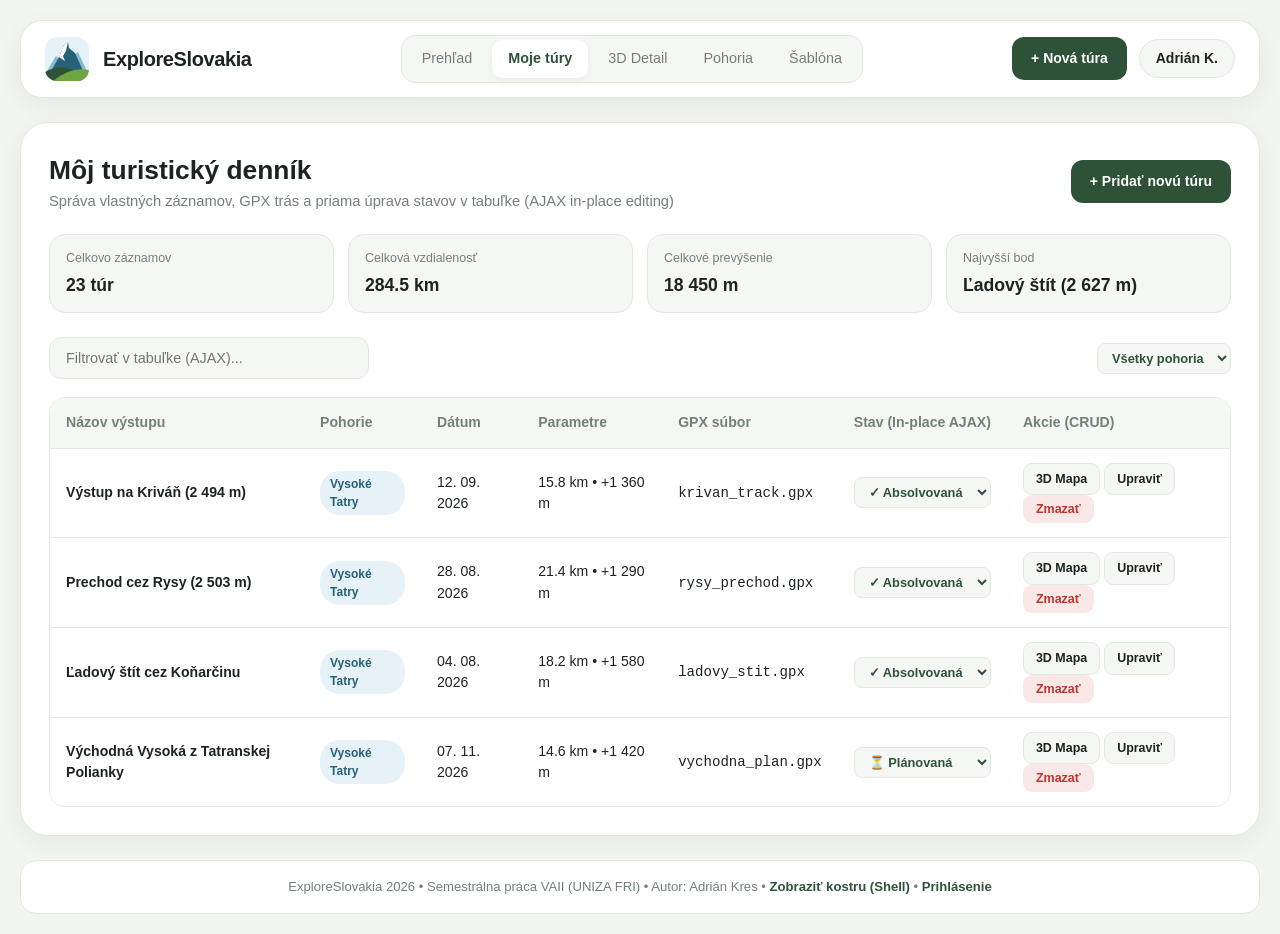
<file: html/my-hikes.html>
<!DOCTYPE html>
<html lang="sk">
<head>
    <meta charset="UTF-8">
    <meta name="viewport" content="width=device-width, initial-scale=1.0">
    <title>ExploreSlovakia – Moje túry (Osobný denník)</title>
    <link rel="stylesheet" href="style.css">
</head>
<body>
<div class="app-container">
    <header class="app-header">
        <a href="index.html" class="brand">
            <svg class="brand-logo" viewBox="0 0 44 44" xmlns="http://www.w3.org/2000/svg">
                <rect width="44" height="44" rx="12" fill="#E6F2F7"/>
                <path d="M 2 34 L 11 19 L 19 27 L 33 15 L 42 34 Z" fill="#87BAD1"/>
                <path d="M 5 36 L 14 20 L 19 8 L 23 5 L 24 11 L 30 16 L 39 36 Z" fill="#266178"/>
                <path d="M 14 20 L 19 8 L 23 5 L 21 14 L 18 19 L 20 24 L 14 20 Z" fill="#FFFFFF"/>
                <path d="M 0 35 Q 15 26 30 34 L 44 37 L 44 44 L 0 44 Z" fill="#2E5238"/>
                <path d="M 8 44 Q 26 29 44 33 L 44 44 Z" fill="#70A642"/>
            </svg>
            <span class="brand-title">ExploreSlovakia</span>
        </a>

        <nav class="main-nav" aria-label="Hlavná navigácia">
            <a href="index.html" class="nav-link">Prehľad</a>
            <a href="my-hikes.html" class="nav-link active">Moje túry</a>
            <a href="hike-detail.html" class="nav-link">3D Detail</a>
            <a href="mountains.html" class="nav-link">Pohoria</a>
            <a href="layout.html" class="nav-link">Šablóna</a>
        </nav>

        <div class="header-actions">
            <a href="hike-form.html" class="btn btn-primary">+ Nová túra</a>
            <a href="login.html" class="user-pill" title="Prejsť na prihlásenie / profil">Adrián K.</a>
        </div>
    </header>

    <main class="card">
        <div class="page-title-bar">
            <div>
                <h1>Môj turistický denník</h1>
                <p class="subtitle">Správa vlastných záznamov, GPX trás a priama úprava stavov v tabuľke (AJAX in-place
                    editing)</p>
            </div>
            <a href="hike-form.html" class="btn btn-primary">+ Pridať novú túru</a>
        </div>

        <!-- Štatistický prehľad -->
        <div class="metrics-grid">
            <div class="metric-box">
                <span class="metric-label">Celkovo záznamov</span>
                <strong class="metric-value">23 túr</strong>
            </div>
            <div class="metric-box">
                <span class="metric-label">Celková vzdialenosť</span>
                <strong class="metric-value">284.5 km</strong>
            </div>
            <div class="metric-box">
                <span class="metric-label">Celkové prevýšenie</span>
                <strong class="metric-value">18 450 m</strong>
            </div>
            <div class="metric-box">
                <span class="metric-label">Najvyšší bod</span>
                <strong class="metric-value">Ľadový štít (2 627 m)</strong>
            </div>
        </div>

        <!-- Lišta filtrovania tabuľky -->
        <div class="table-toolbar">
            <input type="search" class="search-input" placeholder="Filtrovať v tabuľke (AJAX)..."
                   aria-label="Filtrovať v tabuľke">
            <div class="header-actions">
                <select class="inline-select" aria-label="Filtrovať podľa pohoria">
                    <option>Všetky pohoria</option>
                    <option>Vysoké Tatry</option>
                    <option>Západné Tatry</option>
                    <option>Nízke Tatry</option>
                </select>
            </div>
        </div>

        <!-- Dátová tabuľka -->
        <div class="table-responsive">
            <table class="data-table">
                <thead>
                <tr>
                    <th>Názov výstupu</th>
                    <th>Pohorie</th>
                    <th>Dátum</th>
                    <th>Parametre</th>
                    <th>GPX súbor</th>
                    <th>Stav (In-place AJAX)</th>
                    <th>Akcie (CRUD)</th>
                </tr>
                </thead>
                <tbody>
                <tr>
                    <td><strong><a href="hike-detail.html" style="color: var(--text-dark); text-decoration: none;">Výstup
                        na Kriváň (2 494 m)</a></strong></td>
                    <td><span class="badge badge-mountain">Vysoké Tatry</span></td>
                    <td>12. 09. 2026</td>
                    <td>15.8 km • +1 360 m</td>
                    <td><code>krivan_track.gpx</code></td>
                    <td>
                        <select class="inline-select" aria-label="Stav túry">
                            <option selected>✓ Absolvovaná</option>
                            <option>Plánovaná</option>
                        </select>
                    </td>
                    <td>
                        <a href="hike-detail.html" class="btn btn-sm btn-secondary">3D Mapa</a>
                        <a href="hike-form.html" class="btn btn-sm btn-secondary">Upraviť</a>
                        <button type="button" class="btn btn-sm btn-danger">Zmazať</button>
                    </td>
                </tr>
                <tr>
                    <td><strong><a href="hike-detail.html" style="color: var(--text-dark); text-decoration: none;">Prechod
                        cez Rysy (2 503 m)</a></strong></td>
                    <td><span class="badge badge-mountain">Vysoké Tatry</span></td>
                    <td>28. 08. 2026</td>
                    <td>21.4 km • +1 290 m</td>
                    <td><code>rysy_prechod.gpx</code></td>
                    <td>
                        <select class="inline-select" aria-label="Stav túry">
                            <option selected>✓ Absolvovaná</option>
                            <option>Plánovaná</option>
                        </select>
                    </td>
                    <td>
                        <a href="hike-detail.html" class="btn btn-sm btn-secondary">3D Mapa</a>
                        <a href="hike-form.html" class="btn btn-sm btn-secondary">Upraviť</a>
                        <button type="button" class="btn btn-sm btn-danger">Zmazať</button>
                    </td>
                </tr>
                <tr>
                    <td><strong><a href="hike-detail.html" style="color: var(--text-dark); text-decoration: none;">Ľadový
                        štít cez Koňarčinu</a></strong></td>
                    <td><span class="badge badge-mountain">Vysoké Tatry</span></td>
                    <td>04. 08. 2026</td>
                    <td>18.2 km • +1 580 m</td>
                    <td><code>ladovy_stit.gpx</code></td>
                    <td>
                        <select class="inline-select" aria-label="Stav túry">
                            <option selected>✓ Absolvovaná</option>
                            <option>Plánovaná</option>
                        </select>
                    </td>
                    <td>
                        <a href="hike-detail.html" class="btn btn-sm btn-secondary">3D Mapa</a>
                        <a href="hike-form.html" class="btn btn-sm btn-secondary">Upraviť</a>
                        <button type="button" class="btn btn-sm btn-danger">Zmazať</button>
                    </td>
                </tr>
                <tr>
                    <td><strong><a href="hike-detail.html" style="color: var(--text-dark); text-decoration: none;">Východná
                        Vysoká z Tatranskej Polianky</a></strong></td>
                    <td><span class="badge badge-mountain">Vysoké Tatry</span></td>
                    <td>07. 11. 2026</td>
                    <td>14.6 km • +1 420 m</td>
                    <td><code>vychodna_plan.gpx</code></td>
                    <td>
                        <select class="inline-select" aria-label="Stav túry">
                            <option>✓ Absolvovaná</option>
                            <option selected>⏳ Plánovaná</option>
                        </select>
                    </td>
                    <td>
                        <a href="hike-detail.html" class="btn btn-sm btn-secondary">3D Mapa</a>
                        <a href="hike-form.html" class="btn btn-sm btn-secondary">Upraviť</a>
                        <button type="button" class="btn btn-sm btn-danger">Zmazať</button>
                    </td>
                </tr>
                </tbody>
            </table>
        </div>
    </main>

    <footer class="app-footer">
        ExploreSlovakia 2026 • Semestrálna práca VAII (UNIZA FRI) • Autor: Adrián Kres • <a href="layout.html">Zobraziť
        kostru (Shell)</a> • <a href="login.html">Prihlásenie</a>
    </footer>
</div>
</body>
</html>
</file>
<file: html/style.css>
:root {
    --bg-main: #f2f5f0;
    --card-bg: #ffffff;
    --soft-gray: #f5f7f4;
    --forest-green: #2e5238;
    --forest-hover: #233f2b;
    --meadow-green: #70a642;
    --peak-dark: #266178;
    --peak-light: #87bad1;
    --text-dark: #1c241f;
    --text-muted: #738078;
    --border-color: #e3e8e1;
    --danger-bg: #fae8e6;
    --danger-text: #bf332e;
    --warning-bg: #fef4e6;
    --warning-text: #b86e00;
    --success-bg: #e6f4ea;
    --success-text: #1e6f3d;
    --route-orange: #e05429;
    --shadow-ios: 0 8px 24px rgba(26, 38, 31, 0.06);
    --radius-xl: 28px;
    --radius-lg: 22px;
    --radius-md: 16px;
    --radius-sm: 12px;
}

* {
    box-sizing: border-box;
    margin: 0;
    padding: 0;
}

body {
    font-family: -apple-system, BlinkMacSystemFont, "SF Pro Display", "Inter", "Segoe UI", Roboto, sans-serif;
    background-color: var(--bg-main);
    color: var(--text-dark);
    line-height: 1.5;
    overflow-x: hidden;
    padding: 20px;
}

.app-container {
    max-width: 1400px;
    margin: 0 auto;
    display: flex;
    flex-direction: column;
    gap: 24px;
    min-height: calc(100vh - 40px);
}

/* --- HLAVIČKA A NAVIGÁCIA --- */
.app-header {
    background: var(--card-bg);
    border-radius: var(--radius-lg);
    border: 1px solid var(--border-color);
    box-shadow: var(--shadow-ios);
    padding: 14px 24px;
    display: flex;
    align-items: center;
    justify-content: space-between;
    gap: 16px;
    flex-wrap: wrap;
}

.brand {
    display: flex;
    align-items: center;
    gap: 14px;
    text-decoration: none;
    color: var(--text-dark);
}

.brand-logo {
    width: 44px;
    height: 44px;
    border-radius: var(--radius-sm);
    flex-shrink: 0;
}

.brand-title {
    font-size: 1.25rem;
    font-weight: 700;
    letter-spacing: -0.02em;
}

.main-nav {
    background: var(--soft-gray);
    padding: 4px;
    border-radius: 14px;
    border: 1px solid var(--border-color);
    display: flex;
    gap: 4px;
    flex-wrap: wrap;
}

.nav-link {
    text-decoration: none;
    color: var(--text-muted);
    font-size: 0.9rem;
    font-weight: 500;
    padding: 8px 16px;
    border-radius: 10px;
    transition: all 0.2s ease;
}

.nav-link:hover {
    color: var(--text-dark);
}

.nav-link.active {
    background: var(--card-bg);
    color: var(--forest-green);
    font-weight: 600;
    box-shadow: 0 2px 8px rgba(0, 0, 0, 0.05);
}

.header-actions {
    display: flex;
    align-items: center;
    gap: 12px;
}

/* --- TLAČIDLÁ A ODZNAKY --- */
.btn {
    display: inline-flex;
    align-items: center;
    justify-content: center;
    gap: 6px;
    padding: 10px 18px;
    font-size: 0.875rem;
    font-weight: 600;
    border-radius: var(--radius-sm);
    border: 1px solid transparent;
    cursor: pointer;
    text-decoration: none;
    transition: transform 0.15s ease, background-color 0.2s ease;
}

.btn:active {
    transform: scale(0.98);
}

.btn-sm {
    padding: 6px 12px;
    font-size: 0.78rem;
    border-radius: 9px;
}

.btn-primary {
    background-color: var(--forest-green);
    color: #ffffff;
}

.btn-primary:hover {
    background-color: var(--forest-hover);
}

.btn-secondary {
    background-color: var(--soft-gray);
    color: var(--text-dark);
    border-color: var(--border-color);
}

.btn-secondary:hover {
    background-color: #e9ede7;
}

.btn-danger {
    background-color: var(--danger-bg);
    color: var(--danger-text);
}

.user-pill {
    background-color: var(--soft-gray);
    border: 1px solid var(--border-color);
    padding: 8px 16px;
    border-radius: 20px;
    font-size: 0.875rem;
    font-weight: 600;
    color: var(--text-dark);
    text-decoration: none;
    transition: background-color 0.2s ease;
}

.user-pill:hover {
    background-color: #e5eae2;
}

.badge {
    display: inline-block;
    padding: 4px 10px;
    border-radius: 20px;
    font-size: 0.75rem;
    font-weight: 600;
}

.badge-success {
    background: var(--success-bg);
    color: var(--success-text);
}

.badge-warning {
    background: var(--warning-bg);
    color: var(--warning-text);
}

.badge-mountain {
    background: #e6f2f7;
    color: var(--peak-dark);
}

.badge-admin {
    background: var(--forest-green);
    color: #ffffff;
}

/* --- ZÁKLADNÉ KARTY A ROZLOŽENIA --- */
.shell-grid {
    display: grid;
    grid-template-columns: 310px 1fr;
    gap: 24px;
    flex: 1;
}

.card {
    background: var(--card-bg);
    border-radius: var(--radius-xl);
    border: 1px solid var(--border-color);
    box-shadow: var(--shadow-ios);
    padding: 28px;
}

.page-title-bar {
    display: flex;
    justify-content: space-between;
    align-items: center;
    flex-wrap: wrap;
    gap: 14px;
    margin-bottom: 22px;
}

.page-title-bar h1 {
    font-size: 1.65rem;
    font-weight: 700;
}

.subtitle {
    color: var(--text-muted);
    font-size: 0.92rem;
}

/* --- BOČNÝ PANEL A FILTRE --- */
.sidebar-section {
    display: flex;
    flex-direction: column;
    gap: 18px;
}

.search-input,
.form-control {
    width: 100%;
    padding: 12px 16px;
    border-radius: var(--radius-sm);
    border: 1px solid var(--border-color);
    background: var(--soft-gray);
    font-size: 0.9rem;
    color: var(--text-dark);
    font-family: inherit;
    transition: border-color 0.2s ease, background-color 0.2s ease;
}

.search-input:focus,
.form-control:focus {
    outline: none;
    border-color: var(--forest-green);
    background: #ffffff;
}

.filter-box {
    background: var(--soft-gray);
    border: 1px solid var(--border-color);
    border-radius: var(--radius-md);
    padding: 18px;
}

.filter-box h3 {
    font-size: 0.95rem;
    margin-bottom: 12px;
}

.filter-list {
    list-style: none;
    display: flex;
    flex-direction: column;
    gap: 10px;
    font-size: 0.875rem;
    color: var(--text-dark);
}

.filter-list label {
    display: flex;
    align-items: center;
    justify-content: space-between;
    cursor: pointer;
}

.placeholder-canvas {
    background: var(--soft-gray);
    border: 2px dashed var(--border-color);
    border-radius: var(--radius-lg);
    min-height: 480px;
    display: flex;
    flex-direction: column;
    align-items: center;
    justify-content: center;
    text-align: center;
    padding: 32px;
    margin-top: 18px;
    color: var(--text-muted);
}

/* --- KARTY TÚR NA DOMOVSKEJ STRÁNKE (INDEX) --- */
.hikes-grid {
    display: grid;
    grid-template-columns: repeat(auto-fill, minmax(290px, 1fr));
    gap: 20px;
}

.hike-card {
    background: var(--soft-gray);
    border: 1px solid var(--border-color);
    border-radius: var(--radius-lg);
    overflow: hidden;
    display: flex;
    flex-direction: column;
    transition: transform 0.2s ease, box-shadow 0.2s ease;
}

.hike-card:hover {
    transform: translateY(-4px);
    box-shadow: var(--shadow-ios);
    background: #ffffff;
}

.hike-card-thumb {
    height: 155px;
    background: #dce8de;
    position: relative;
    overflow: hidden;
}

.hike-card-thumb svg {
    width: 100%;
    height: 100%;
    display: block;
}

.hike-card-badge {
    position: absolute;
    top: 12px;
    left: 12px;
    background: rgba(255, 255, 255, 0.92);
    padding: 4px 10px;
    border-radius: 12px;
    font-size: 0.75rem;
    font-weight: 600;
    color: var(--forest-green);
}

.hike-card-body {
    padding: 18px;
    display: flex;
    flex-direction: column;
    gap: 10px;
    flex: 1;
}

.hike-card-body h3 {
    font-size: 1.1rem;
    font-weight: 700;
}

.hike-card-stats {
    display: flex;
    gap: 14px;
    font-size: 0.82rem;
    color: var(--text-muted);
    font-weight: 500;
}

.hike-card-footer {
    margin-top: auto;
    padding-top: 12px;
    border-top: 1px solid var(--border-color);
    display: flex;
    justify-content: space-between;
    align-items: center;
    font-size: 0.8rem;
    color: var(--text-muted);
}

/* --- DETAIL TÚRY S 3D MAPOU --- */
.detail-grid {
    display: grid;
    grid-template-columns: 1.85fr 1fr;
    gap: 24px;
    flex: 1;
}

.hike-header h1 {
    font-size: 1.75rem;
    font-weight: 700;
    margin-bottom: 6px;
}

.hike-meta {
    color: var(--text-muted);
    font-size: 0.9rem;
    margin-bottom: 22px;
}

.metrics-grid {
    display: grid;
    grid-template-columns: repeat(4, 1fr);
    gap: 14px;
    margin-bottom: 24px;
}

.metric-box {
    background: var(--soft-gray);
    border: 1px solid var(--border-color);
    border-radius: var(--radius-md);
    padding: 14px 16px;
}

.metric-label {
    display: block;
    font-size: 0.78rem;
    font-weight: 500;
    color: var(--text-muted);
    margin-bottom: 4px;
}

.metric-value {
    font-size: 1.1rem;
    font-weight: 700;
    color: var(--text-dark);
    word-break: break-word;
}

.map-viewport {
    position: relative;
    background: #deebe0;
    border-radius: var(--radius-lg);
    border: 1px solid var(--border-color);
    overflow: hidden;
    min-height: 470px;
    display: flex;
    flex-direction: column;
    justify-content: space-between;
    padding: 18px;
}

.map-svg-bg {
    position: absolute;
    inset: 0;
    width: 100%;
    height: 100%;
    object-fit: cover;
    z-index: 1;
}

.map-top-controls {
    position: relative;
    z-index: 2;
    display: flex;
    justify-content: space-between;
    align-items: center;
    flex-wrap: wrap;
    gap: 10px;
}

.floating-badge {
    background: rgba(255, 255, 255, 0.92);
    backdrop-filter: blur(8px);
    border: 1px solid var(--border-color);
    padding: 10px 16px;
    border-radius: 14px;
    font-size: 0.82rem;
    font-weight: 600;
    color: var(--forest-green);
    box-shadow: var(--shadow-ios);
}

.floating-btn {
    background: rgba(255, 255, 255, 0.95);
    border: 1px solid var(--border-color);
    padding: 10px 16px;
    border-radius: 14px;
    font-size: 0.82rem;
    font-weight: 600;
    color: var(--peak-dark);
    cursor: pointer;
    box-shadow: var(--shadow-ios);
}

.elevation-card {
    position: relative;
    z-index: 2;
    background: rgba(255, 255, 255, 0.94);
    backdrop-filter: blur(8px);
    border: 1px solid var(--border-color);
    border-radius: var(--radius-md);
    padding: 14px 18px;
    box-shadow: var(--shadow-ios);
}

.elevation-title {
    font-size: 0.78rem;
    font-weight: 700;
    color: var(--text-muted);
    margin-bottom: 6px;
}

.side-panel {
    display: flex;
    flex-direction: column;
    gap: 22px;
}

.diary-note {
    background: var(--soft-gray);
    border: 1px solid var(--border-color);
    border-radius: var(--radius-md);
    padding: 16px;
    font-size: 0.88rem;
    color: var(--text-dark);
    margin-top: 10px;
}

.section-header {
    display: flex;
    justify-content: space-between;
    align-items: center;
    gap: 10px;
    margin-bottom: 12px;
}

.section-header h2 {
    font-size: 1.15rem;
    font-weight: 700;
}

.photo-list {
    display: flex;
    flex-direction: column;
    gap: 12px;
}

.photo-item {
    background: var(--soft-gray);
    border: 1px solid var(--border-color);
    border-radius: var(--radius-md);
    padding: 12px;
    display: flex;
    align-items: center;
    gap: 14px;
}

.photo-thumb {
    width: 72px;
    height: 68px;
    border-radius: 12px;
    background: var(--peak-light);
    flex-shrink: 0;
    display: flex;
    align-items: center;
    justify-content: center;
    color: #ffffff;
    font-weight: 700;
    font-size: 0.75rem;
}

.photo-info h4 {
    font-size: 0.85rem;
    font-weight: 600;
    margin-bottom: 2px;
}

.photo-meta {
    font-size: 0.75rem;
    color: var(--text-muted);
    margin-bottom: 6px;
}

.photo-actions a {
    font-size: 0.75rem;
    font-weight: 600;
    color: var(--peak-dark);
    text-decoration: none;
    margin-right: 10px;
}

.ajax-box {
    background: var(--soft-gray);
    border: 1px solid var(--border-color);
    border-radius: var(--radius-md);
    padding: 16px;
    margin-top: auto;
}

.ajax-label {
    font-size: 0.78rem;
    font-weight: 600;
    color: var(--text-muted);
    margin-bottom: 10px;
    display: block;
}

.ajax-controls {
    display: flex;
    gap: 10px;
    flex-wrap: wrap;
}

/* --- TABUĽKY (MOJE TÚRY & SPRÁVA POHORÍ) --- */
.table-toolbar {
    display: flex;
    justify-content: space-between;
    align-items: center;
    gap: 14px;
    flex-wrap: wrap;
    margin-bottom: 18px;
}

.table-toolbar .search-input {
    max-width: 320px;
}

.table-responsive {
    width: 100%;
    overflow-x: auto;
    border-radius: var(--radius-md);
    border: 1px solid var(--border-color);
}

.data-table {
    width: 100%;
    border-collapse: collapse;
    background: var(--card-bg);
    text-align: left;
    font-size: 0.88rem;
}

.data-table th {
    background: var(--soft-gray);
    color: var(--text-muted);
    font-weight: 600;
    padding: 14px 16px;
    border-bottom: 1px solid var(--border-color);
    white-space: nowrap;
}

.data-table td {
    padding: 14px 16px;
    border-bottom: 1px solid var(--border-color);
    vertical-align: middle;
}

.data-table tr:last-child td {
    border-bottom: none;
}

.data-table tr:hover td {
    background-color: #fafbf9;
}

.inline-select {
    padding: 6px 10px;
    border-radius: 8px;
    border: 1px solid var(--border-color);
    background: var(--soft-gray);
    font-size: 0.8rem;
    font-weight: 600;
    color: var(--forest-green);
}

/* --- FORMULÁRE (PRIDANIE TÚRY, ADMIN, LOGIN) --- */
.form-container {
    max-width: 860px;
    margin: 0 auto;
    width: 100%;
}

.form-grid {
    display: grid;
    grid-template-columns: repeat(2, 1fr);
    gap: 18px;
}

.form-group {
    display: flex;
    flex-direction: column;
    gap: 6px;
}

.form-group.full-width {
    grid-column: 1 / -1;
}

.form-label {
    font-size: 0.85rem;
    font-weight: 600;
    color: var(--text-dark);
}

.form-hint {
    font-size: 0.76rem;
    color: var(--text-muted);
}

.file-dropzone {
    border: 2px dashed var(--peak-light);
    background: #f4f9fc;
    border-radius: var(--radius-md);
    padding: 28px 20px;
    text-align: center;
    cursor: pointer;
    transition: background-color 0.2s ease;
}

.file-dropzone:hover {
    background: #eaf4f8;
}

.file-dropzone strong {
    display: block;
    color: var(--peak-dark);
    margin-bottom: 4px;
}

.form-actions {
    display: flex;
    justify-content: flex-end;
    gap: 12px;
    margin-top: 24px;
    padding-top: 18px;
    border-top: 1px solid var(--border-color);
}

/* --- PRIHLÁSENIE A REGISTRÁCIA --- */
.auth-grid {
    display: grid;
    grid-template-columns: repeat(2, 1fr);
    gap: 28px;
    max-width: 980px;
    margin: auto;
    width: 100%;
}

/* --- PÄTA --- */
.app-footer {
    background: var(--card-bg);
    border-radius: var(--radius-md);
    border: 1px solid var(--border-color);
    padding: 16px 24px;
    text-align: center;
    font-size: 0.82rem;
    color: var(--text-muted);
}

.app-footer a {
    color: var(--forest-green);
    text-decoration: none;
    font-weight: 600;
}

/* =========================================================
   RESPONZÍVNE PRAVIDLÁ (TABLET A MOBIL)
   ========================================================= */

@media (max-width: 1080px) {
    .detail-grid,
    .shell-grid,
    .auth-grid {
        grid-template-columns: 1fr;
    }

    .metrics-grid {
        grid-template-columns: repeat(2, 1fr);
    }
}

@media (max-width: 768px) {
    body {
        padding: 12px;
    }

    .app-header {
        flex-direction: column;
        align-items: stretch;
        padding: 16px;
    }

    .brand {
        justify-content: center;
    }

    .main-nav {
        overflow-x: auto;
        justify-content: flex-start;
        flex-wrap: nowrap;
    }

    .nav-link {
        white-space: nowrap;
        flex: 1;
        text-align: center;
    }

    .header-actions {
        justify-content: space-between;
    }

    .card {
        padding: 18px;
        border-radius: var(--radius-lg);
    }

    .form-grid {
        grid-template-columns: 1fr;
    }

    .map-viewport {
        min-height: 360px;
        padding: 12px;
    }
}

@media (max-width: 480px) {
    .metrics-grid {
        grid-template-columns: 1fr;
    }

    .photo-item {
        flex-direction: column;
        align-items: flex-start;
    }

    .photo-thumb {
        width: 100%;
        height: 90px;
    }
}
</file>
